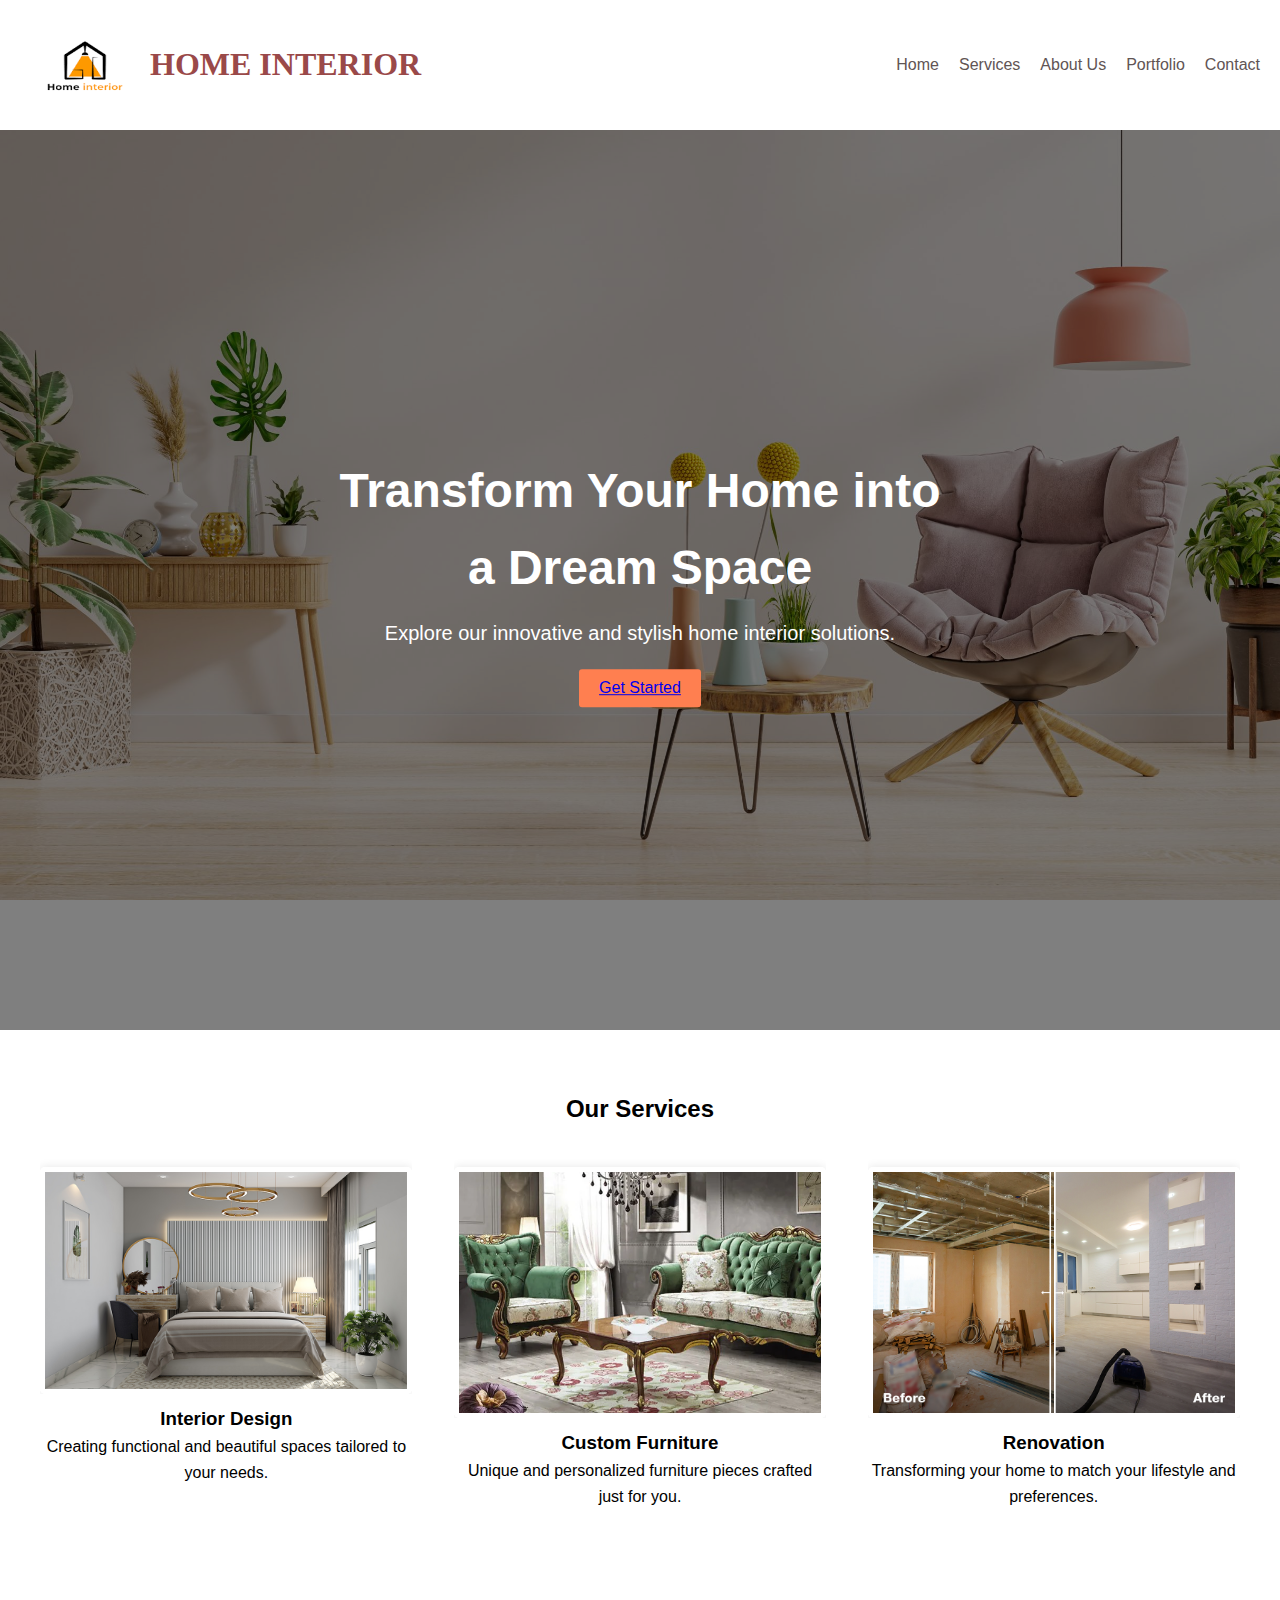
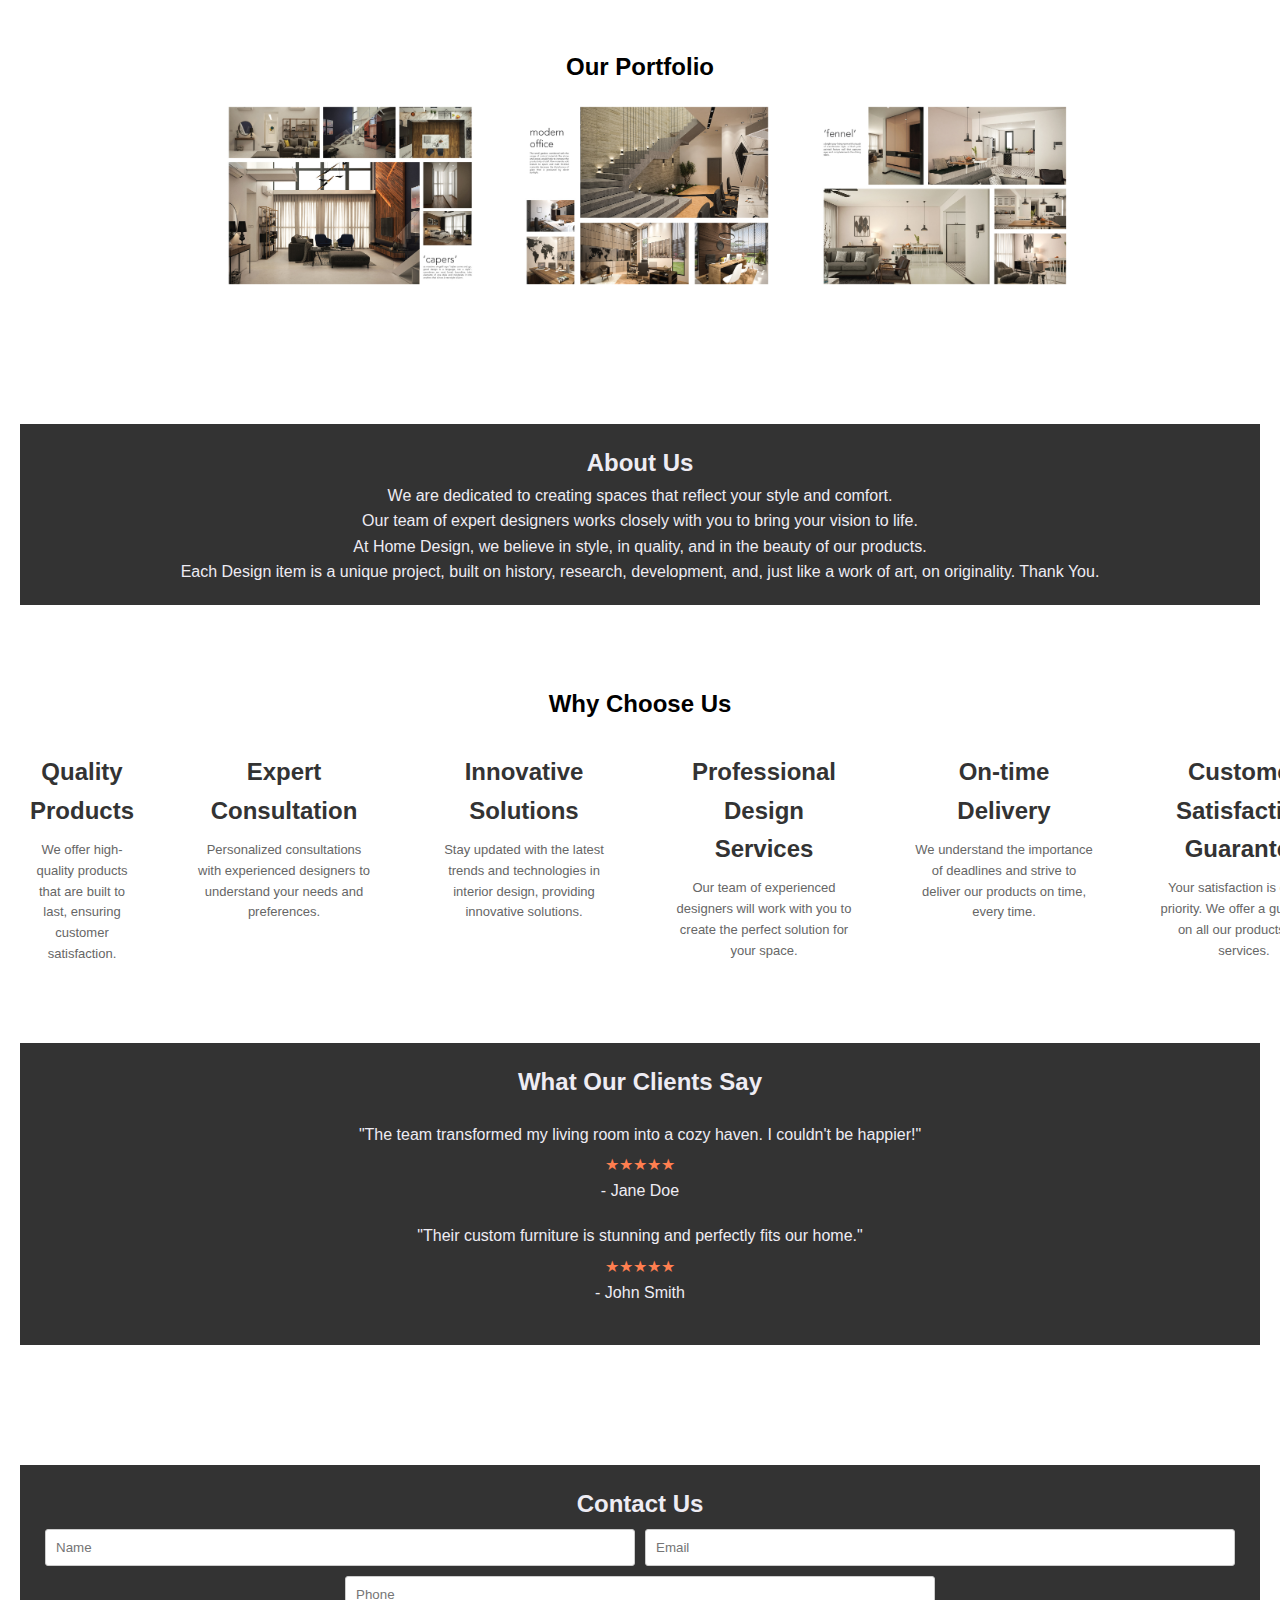
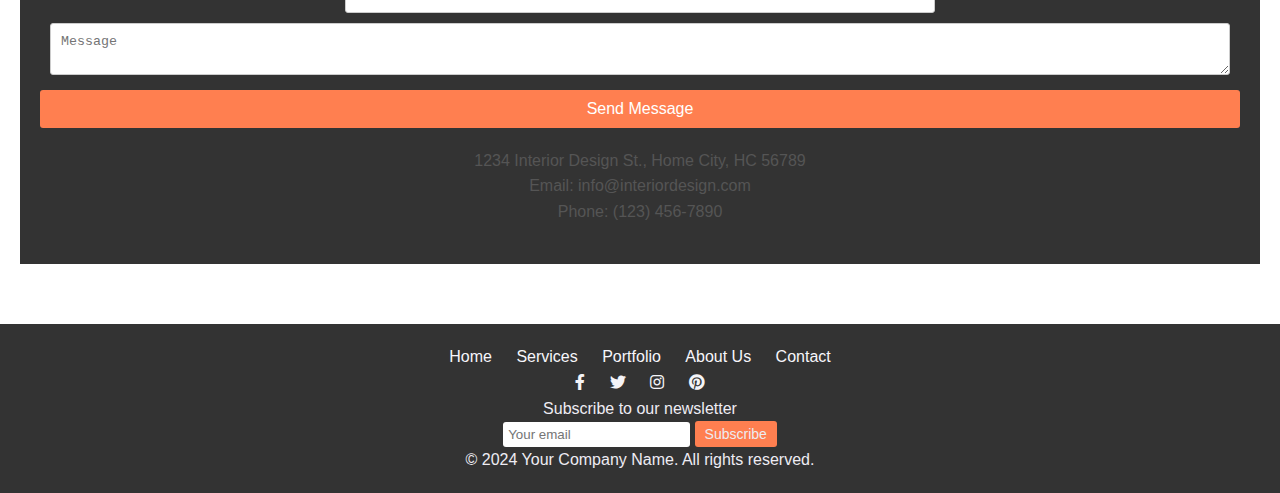
<file: index.html>
﻿<!DOCTYPE html>
<html lang="en">
<head>
  <meta charset="UTF-8">
  <meta name="viewport" content="width=device-width, initial-scale=1.0">
  <title>Home Interior Solutions</title>
  <link rel="stylesheet" href="styles.css">
  <link rel="stylesheet" href="https://cdnjs.cloudflare.com/ajax/libs/font-awesome/5.15.4/css/all.min.css">
 </head>
<body>
<header>
    <div class="logo">
      <img src="log.png" alt="logo" width="130px" height="90px"> 
      <div class="company-name">
        <span>
         HOME INTERIOR
        </span>
      </div>
    </div>
    
    <nav>
      <ul>
        <li><a href="#home">Home</a></li>
        <li><a href="#services">Services</a></li>
        <li><a href="#about">About Us</a></li>
        <li><a href="#portfolio">Portfolio</a></li>
        <li><a href="#contact">Contact</a></li>
      </ul>
    </nav>
    <!-- <div class="search-bar">
      <input type="text" placeholder="Search...">
    </div> -->
</header> 
    
  <section class="hero">
    <div class="hero-image">
      <div class="hero-text">
        <h1>Transform Your Home into a Dream Space</h1>
        <p>Explore our innovative and stylish home interior solutions.</p>
        <button><a href="#services">Get Started</a></button>
      </div>
    </div>
  </section>
  <section id="services" class="services">
    <h2>Our Services</h2>
    <div class="service-item">
      <div class="image-container">
        <a href="int.html">
          <img src="bed1.jpg" alt="Description of your image" width="100px">
        </a>  
        <div class="caption">Bedroom, Kitchen, Study room and more...</div>
      </div>
      <h3>Interior Design</h3>
      <p>Creating functional and beautiful spaces tailored to your needs.</p>
    </div>
    <div class="service-item">
      <div class="image-container">
        <a href="cus.html">
          <img src="cus.webp" alt="Custom Furniture">
        </a>
        <div class="caption">Let's give a royal touch in everything...</div>
      </div>
      <h3>Custom Furniture</h3>
      <p>Unique and personalized furniture pieces crafted just for you.</p>
    </div>
    <div class="service-item">
      <div class="image-container">
        <a href="reno.html">      
          <img src="reno.jpg" alt="Renovation">
        </a>
        <div class="caption">Give your space a transformation...</div>
      </div>      
      <h3>Renovation</h3>
      <p>Transforming your home to match your lifestyle and preferences.</p>
    </div>
  </section>

<section id="portfolio" class="portfolio">
    <h2>Our Portfolio</h2>
    <div class="gallery">
      <img src="pt1.jpg" alt="Project 1">
      <img src="pt2.jpg" alt="Project 2">
      <img src="pt3.jpg" alt="Project 3">    
    </div>
  </section>
  <section id="about" class="about-us">
    <footer>
      <div class="quick-links">
        <h2>About Us</h2>
        <p>We are dedicated to creating spaces that reflect your style and comfort.</p>
        <p>Our team of expert designers works closely with you to bring your vision to life.</p>
        <p>At Home Design, we believe in style, in quality, and in the beauty of our products.</p>
        <p>Each Design item is a unique project, built on history, research, development, and, just like a work of art, on originality. Thank You.</p>
      </div>
    </footer>
  </section>
<div class="why-choose-us-container">
  
  <div class="why-choose-us">

      <h2>Why Choose Us</h2>
  
    <div class="reasons">
  
      <div class="reason">

          <h3>Quality Products</h3>
    
      <p>We offer high-quality products that are built to last, ensuring customer satisfaction.</p>
      
  </div>

<div class="reasons">  
    <div class="reason">
        <h3>Expert Consultation</h3>
        <p>Personalized consultations with experienced designers to understand your needs and preferences.</p>
    </div>
    <div class="reason">
        <h3>Innovative Solutions</h3>
        <p>Stay updated with the latest trends and technologies in interior design, providing innovative solutions.</p>
    </div>
<div class="reason">
  
        <h3>Professional Design Services</h3>
  
        <p>Our team of experienced designers will work with you to create the perfect solution for your space.</p>
     
   </div>

        <div class="reason">
  
        <h3>On-time Delivery</h3>
   
       <p>We understand the importance of deadlines and strive to deliver our products on time, every time.</p>
   
     </div>
 
       <div class="reason">
  
        <h3>Customer Satisfaction Guarantee</h3>
     
     <p>Your satisfaction is our top priority. We offer a guarantee on all our products and services.</p>
   
     </div>

    <div class="reason">
        <h3>Attention to Detail</h3>
        <p>Meticulous attention to every detail from concept to completion, surpassing your expectations.</p>
    </div>
    <div class="reason">
        <h3>Sustainable Practices</h3>
        <p>Source eco-friendly materials and employ sustainable practices for a greener future.</p>
    </div>
    <div class="reason">
        <h3>Transparent Communication</h3>
        <p>Transparent communication throughout the project, keeping you informed and addressing concerns promptly.</p>
    </div>
    <div class="reason">
        <h3>Flexible Budget Options</h3>
        <p>Flexible options to accommodate your budget preferences without compromising quality.</p>
    </div>
    <div class="reason">
        <h3>Comprehensive Warranty</h3>
        <p>Products come with a comprehensive warranty for long-term satisfaction and peace of mind.</p>
    </div>
    <div class="reason">
        <h3>Client-Centered Approach</h3>
        <p>Your satisfaction is prioritized, ensuring a personalized experience tailored to your needs.</p>
    </div>
    <div class="reason">
        <h3>Proven Track Record</h3>
        <p>A proven track record of successful projects and satisfied clients you can trust.</p>
    </div>
    <div class="reason">
        <h3>Continuous Support</h3>
        <p>Ongoing support and assistance to ensure your continued satisfaction with our products and services.</p>
    </div>  
   </div>
    
</div>

  </div>  
<section id="testimonials" class="testimonials">
    <footer>
      <div class="quick-links">
        <h2>What Our Clients Say</h2>
        <div class="testimonial">
          <p>"The team transformed my living room into a cozy haven. I couldn't be happier!"</p>
          <span>★★★★★</span>
          <p>- Jane Doe</p>
        </div>
        <div class="testimonial">
          <p>"Their custom furniture is stunning and perfectly fits our home."</p>
          <span>★★★★★</span>
          <p>- John Smith</p>
        </div>
      </div>
    </footer>
  </section>
  <section id="contact" class="contact">
    <footer>
      <div class="quick-links">
        <h2>Contact Us</h2>
        <form>
          <input type="text" placeholder="Name">
          <input type="email" placeholder="Email">
          <input type="tel" placeholder="Phone">
          <textarea placeholder="Message"></textarea>
          <button type="submit">Send Message</button>
        </form>
        <div class="contact-info">
          <p>1234 Interior Design St., Home City, HC 56789</p>
          <p>Email: info@interiordesign.com</p>
          <p>Phone: (123) 456-7890</p>
        </div>
        <div class="map">
          <!-- Embedded Google Map -->
        </div>
      </div>
    </footer>
  </section>
  <footer>
    <div class="quick-links">
      <a href="#home">Home</a>
      <a href="#services">Services</a>
      <a href="#portfolio">Portfolio</a>
      <a href="#about">About Us</a>
      <a href="#contact">Contact</a>
    </div>
    <div class="social-media">
      <a href="#"><i class="fab fa-facebook-f"></i></a>
      <a href="#"><i class="fab fa-twitter"></i></a>
      <a href="#"><i class="fab fa-instagram"></i></a>
      <a href="#"><i class="fab fa-pinterest"></i></a>
    </div>
    <div class="newsletter">
      <p>Subscribe to our newsletter</p>
      <input type="email" placeholder="Your email">
      <button>Subscribe</button>
    </div>
    <p>© 2024 Your Company Name. All rights reserved.</p>
  </footer>
  <!-- Discount Popup -->
  <div id="discount-popup" class="discount-popup">
  
   <div class="discount-popup-content">
    
  <span class="close-btn" onclick="closePopup()">&times;</span>
 
     <h1 class="discount-title">Limited Time Offer</h1>
   
   <p class="discount-description">Get 20% off on your first order in custom furniture.</p><p> Use code: WELCOME20</p>
    
  <div class="discount-offer" onclick="closePopup()"><p><a href="cus.html">Claim Discount Now</a></p></div>
 
     <div class="discount-countdown">Offer Ends in: <span id="countdown"></span>
</div>

    </div>
  
</div>
  
</body>
</html>
</file>
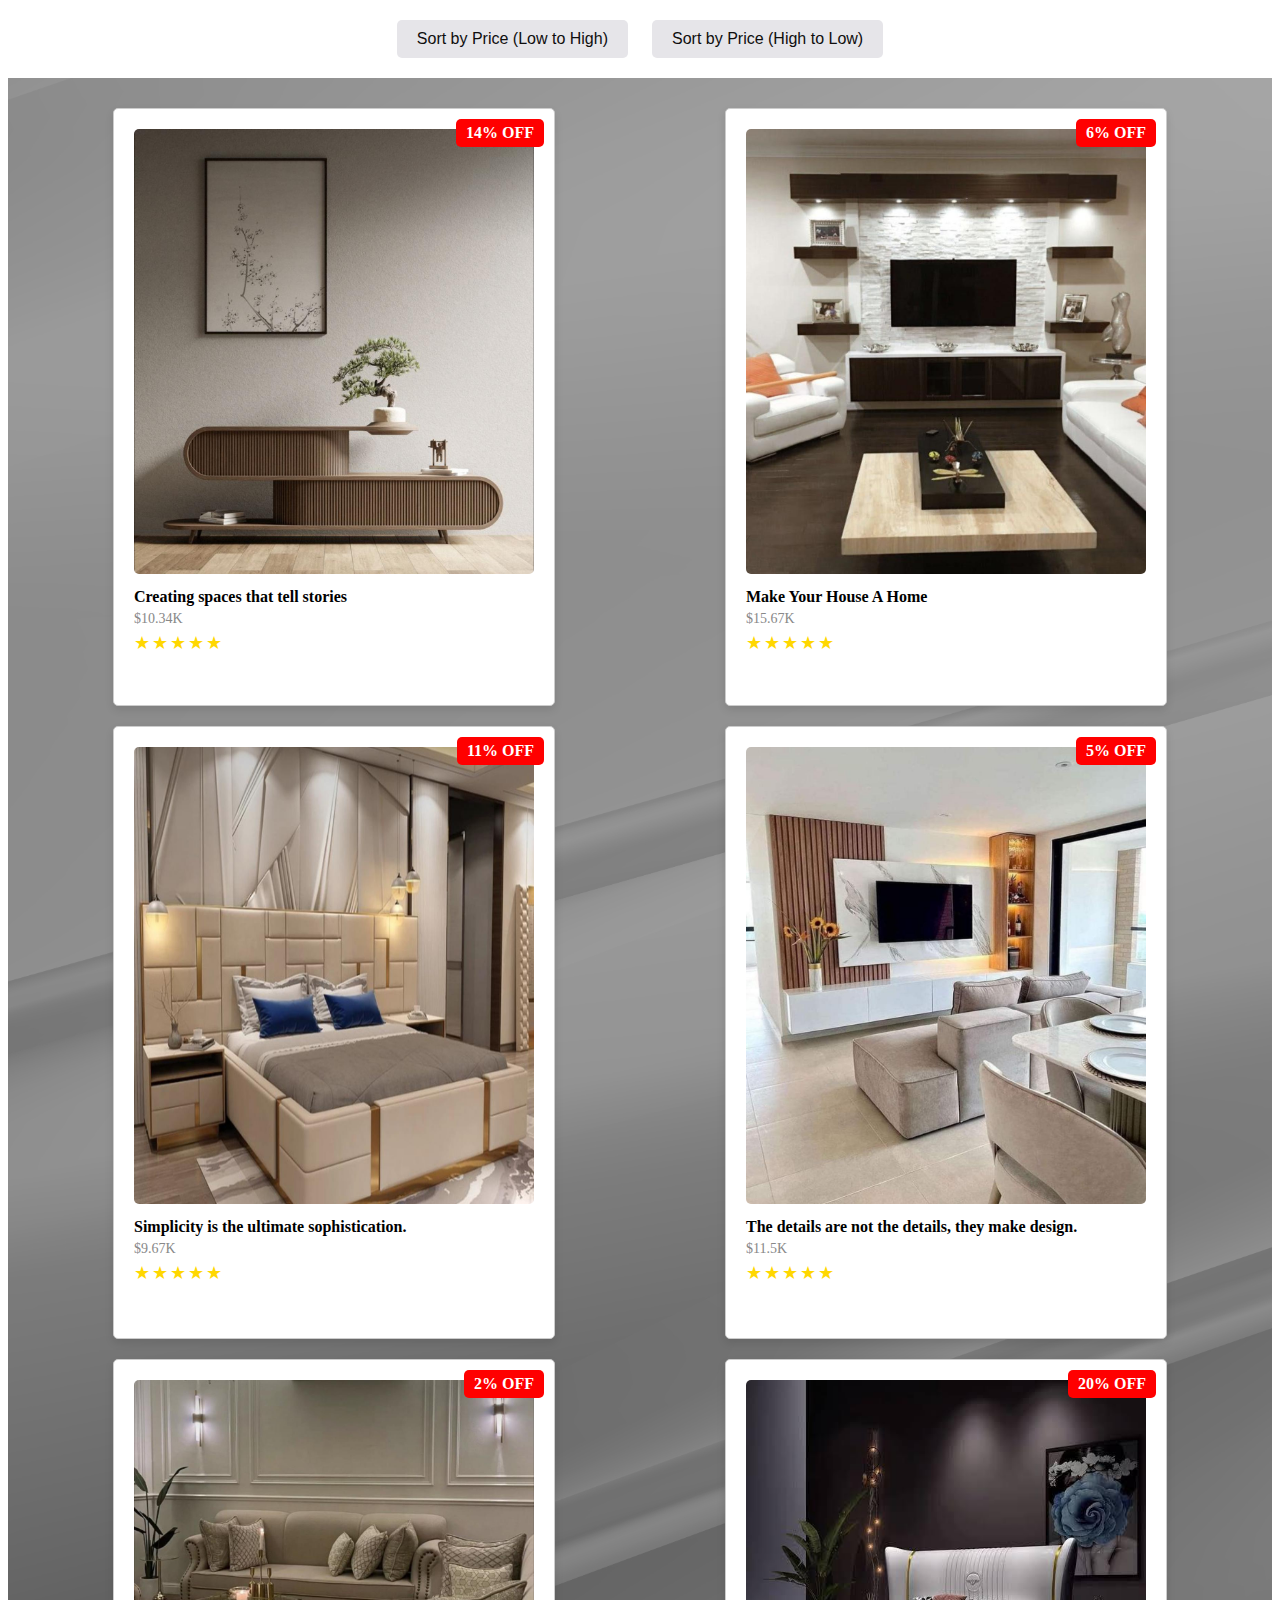
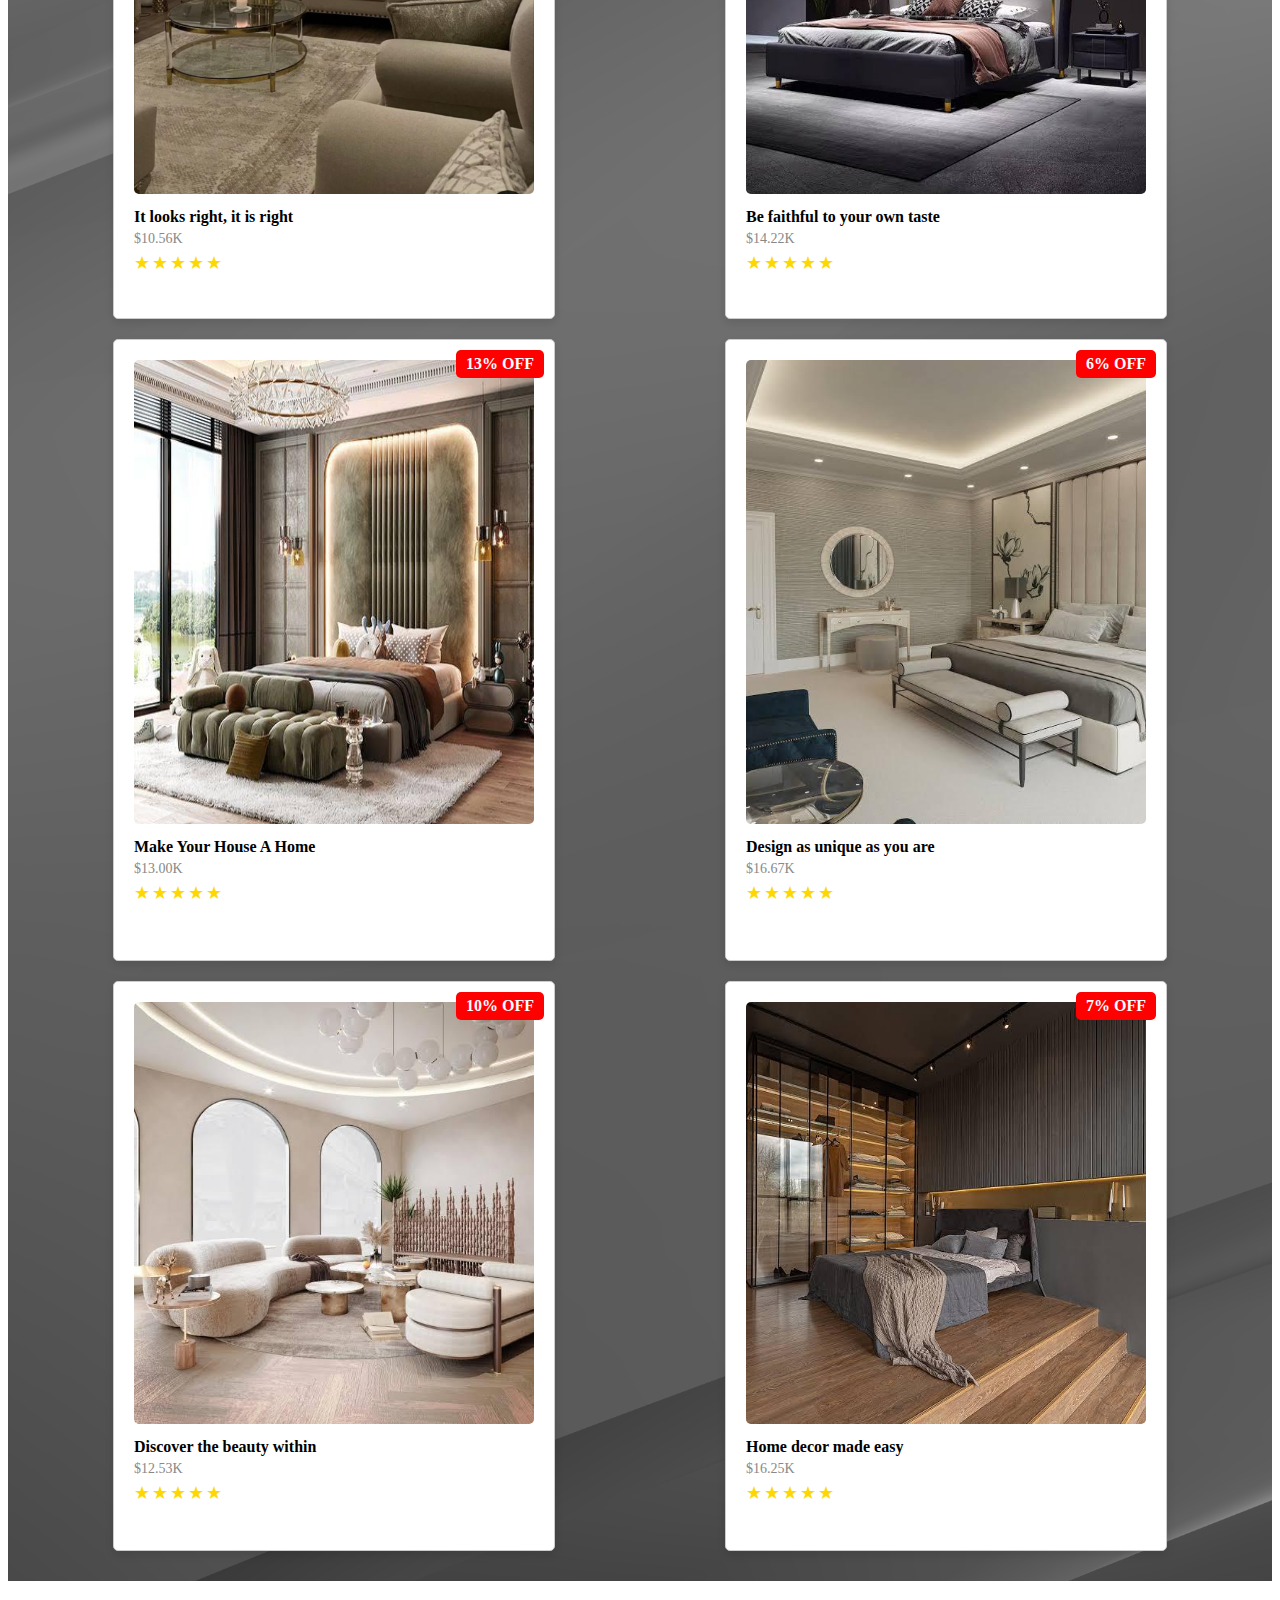
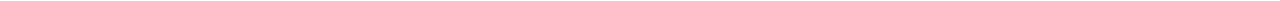
<file: cus.html>
<!DOCTYPE html>
<html>
<head>
    <title>Interior</title>
    <meta charset="UTF-8">
    <meta name="viewport" content="width=device-width, initial-scale=1.0">
    <link rel="stylesheet" href="style.css">
</head>
<body>
<div class="sort-buttons">
    <button onclick="sortAscending()">Sort by Price (Low to High)</button>
    <button onclick="sortDescending()">Sort by Price (High to Low)</button>
</div>
<script>
    function sortAscending() {
        var productsContainer = document.querySelector('.product-container');
        var products = Array.from(productsContainer.children);
        products.sort(function(a, b) {
            var priceA = parseFloat(a.querySelector('.product-price').textContent.replace(/[^\d.]/g, ''));
            var priceB = parseFloat(b.querySelector('.product-price').textContent.replace(/[^\d.]/g, ''));
            return priceA - priceB;
        });
        products.forEach(function(product) {
            productsContainer.appendChild(product);
        });
    }
    function sortDescending() {
        var productsContainer = document.querySelector('.product-container');
        var products = Array.from(productsContainer.children);
        products.sort(function(a, b) {
            var priceA = parseFloat(a.querySelector('.product-price').textContent.replace(/[^\d.]/g, ''));
            var priceB = parseFloat(b.querySelector('.product-price').textContent.replace(/[^\d.]/g, ''));
            return priceB - priceA;
        });
        products.forEach(function(product) {
            productsContainer.appendChild(product);
        });
    }
</script>
<div class="product-container">
    <div class="product">
        <div class="discount-stamp">14% OFF</div>
        <img src="c1.jpeg" alt="Renovation" width="450" height="500">
        <div class="product-details">
            <div class="product-caption">Creating spaces that tell stories</div>
            <div class="product-price">$10.34K</div>
            <div class="product-rating" style="--rating: 3;"></div>
        </div>
    </div>
    <div class="product">
        <div class="discount-stamp">6% OFF</div>
        <img src="c2.jpeg" alt="Renovation" width="450" height="300">
        <div class="product-details">
            <div class="product-caption">Make Your House A Home</div>
            <div class="product-price">$15.67K</div>
            <div class="product-rating" style="--rating: 3;"></div>
        </div>
    </div>
    <div class="product">
        <div class="discount-stamp">11% OFF</div>
        <img src="c3.jpeg" alt="Renovation" width="450" height="300">
        <div class="product-details">
            <div class="product-caption">Simplicity is the ultimate sophistication.</div>
            <div class="product-price">$9.67K</div>
            <div class="product-rating" style="--rating: 3;"></div>
        </div>
    </div>
    <div class="product">
        <div class="discount-stamp">5% OFF</div>
        <img src="c4.jpeg" alt="Renovation" width="450" height="300">
        <div class="product-details">
            <div class="product-caption">The details are not the details, they make design.</div>
            <div class="product-price">$11.5K</div>
            <div class="product-rating" style="--rating: 3;"></div>
        </div>
    </div>
    <div class="product">
        <div class="discount-stamp">2% OFF</div>
        <img src="c5.jpeg" alt="Renovation" width="450" height="300">
        <div class="product-details">
            <div class="product-caption">It looks right, it is right</div>
            <div class="product-price">$10.56K</div>
            <div class="product-rating" style="--rating: 3;"></div>
        </div>
    </div>
    <div class="product">
        <div class="discount-stamp">20% OFF</div>
        <img src="c6.jpeg" alt="Renovation" width="450" height="300">
        <div class="product-details">
            <div class="product-caption">Be faithful to your own taste</div>
            <div class="product-price">$14.22K</div>
            <div class="product-rating" style="--rating: 3;"></div>
        </div>
    </div>
    <div class="product">
        <div class="discount-stamp">13% OFF</div>
        <img src="c7.jpeg" alt="Renovation" width="450" height="300">
        <div class="product-details">
            <div class="product-caption">Make Your House A Home</div>
            <div class="product-price">$13.00K</div>
            <div class="product-rating" style="--rating: 3;"></div>
        </div>
    </div>
    <div class="product">
        <div class="discount-stamp">6% OFF</div>
        <img src="c8.jpeg" alt="Renovation" width="450" height="300">
        <div class="product-details">
            <div class="product-caption">Design as unique as you are</div>
            <div class="product-price">$16.67K</div>
            <div class="product-rating" style="--rating: 3;"></div>
        </div>
    </div>
    <div class="product">
        <div class="discount-stamp">10% OFF</div>
        <img src="c9.jpeg" alt="Renovation" width="450" height="300">
        <div class="product-details">
            <div class="product-caption">Discover the beauty within</div>
            <div class="product-price">$12.53K</div>
            <div class="product-rating" style="--rating: 3;"></div>
        </div>
    </div>
    <div class="product">
        <div class="discount-stamp">7% OFF</div>
        <img src="c10.jpeg" alt="Renovation" width="450" height="300">
        <div class="product-details">
            <div class="product-caption">Home decor made easy</div>
            <div class="product-price">$16.25K</div>
            <div class="product-rating" style="--rating: 3;"></div>
        </div>
    </div>
</div>
</body>
</html>
</file>
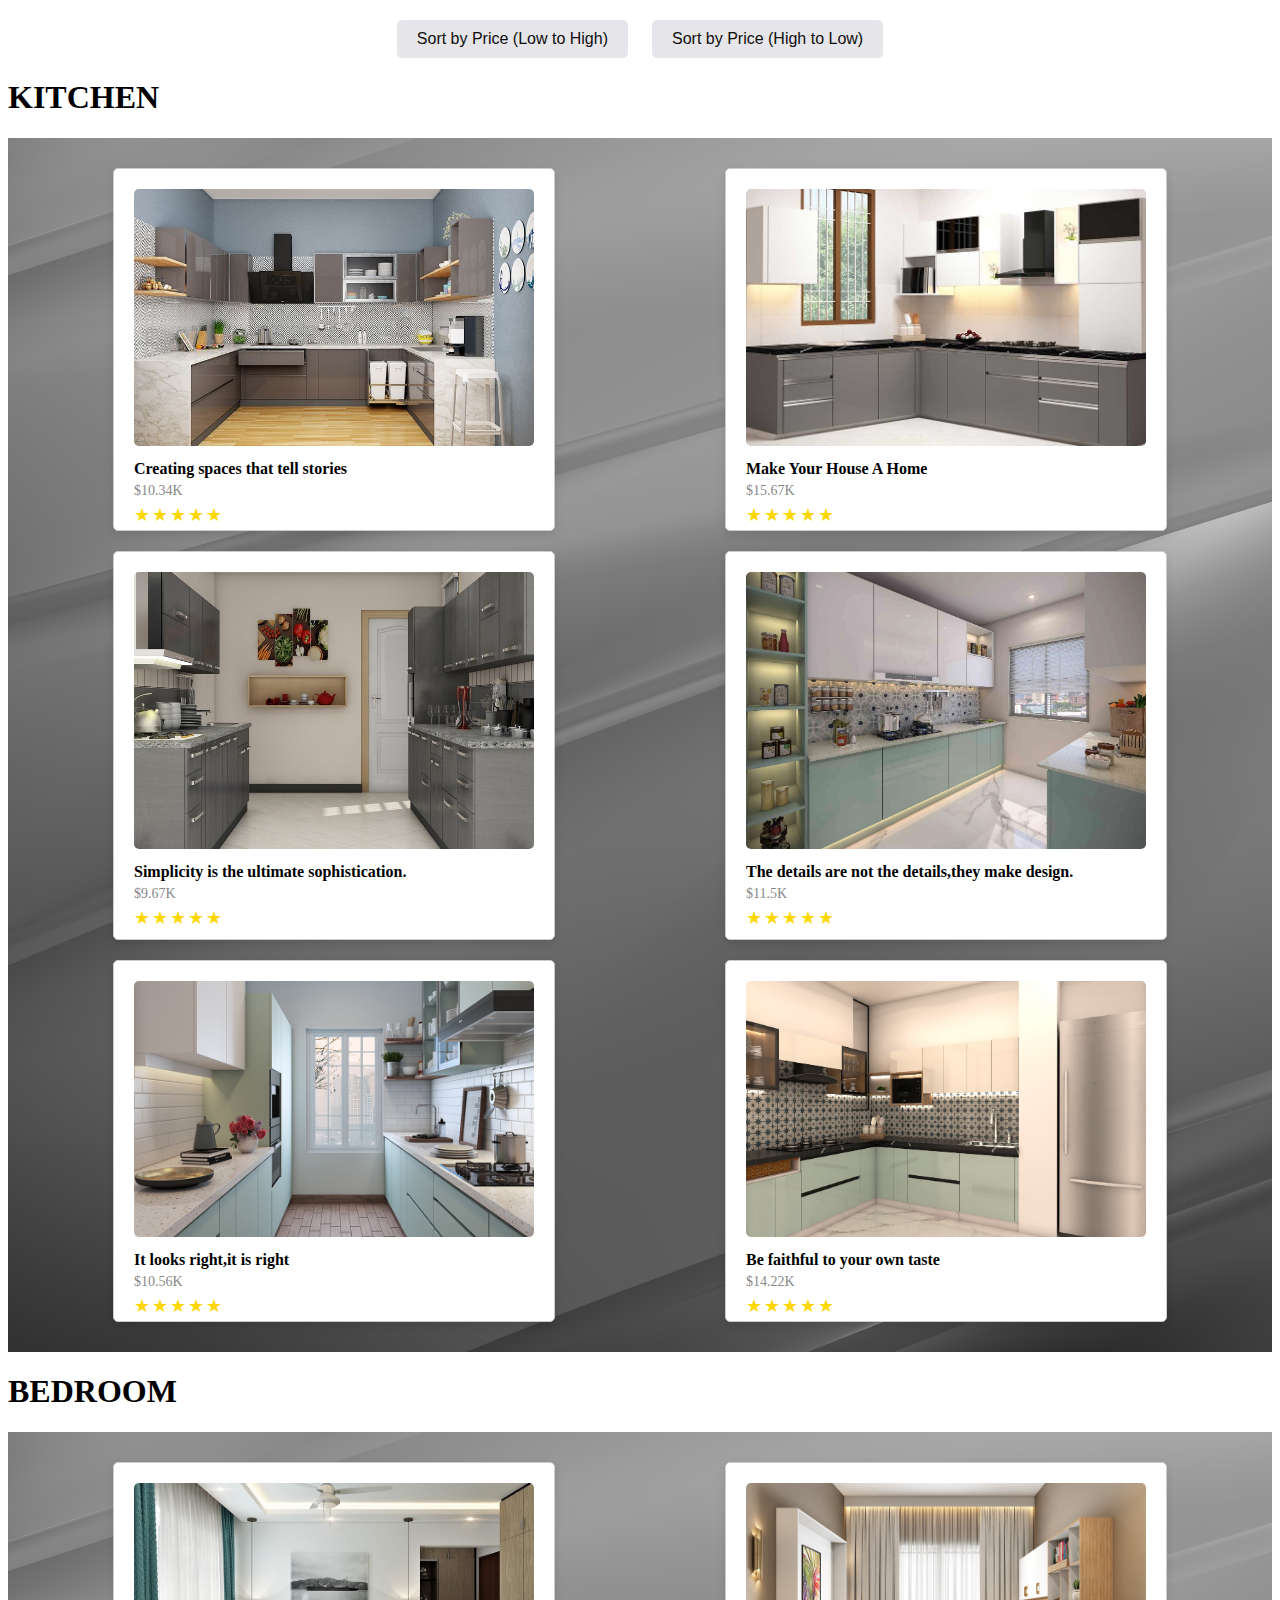
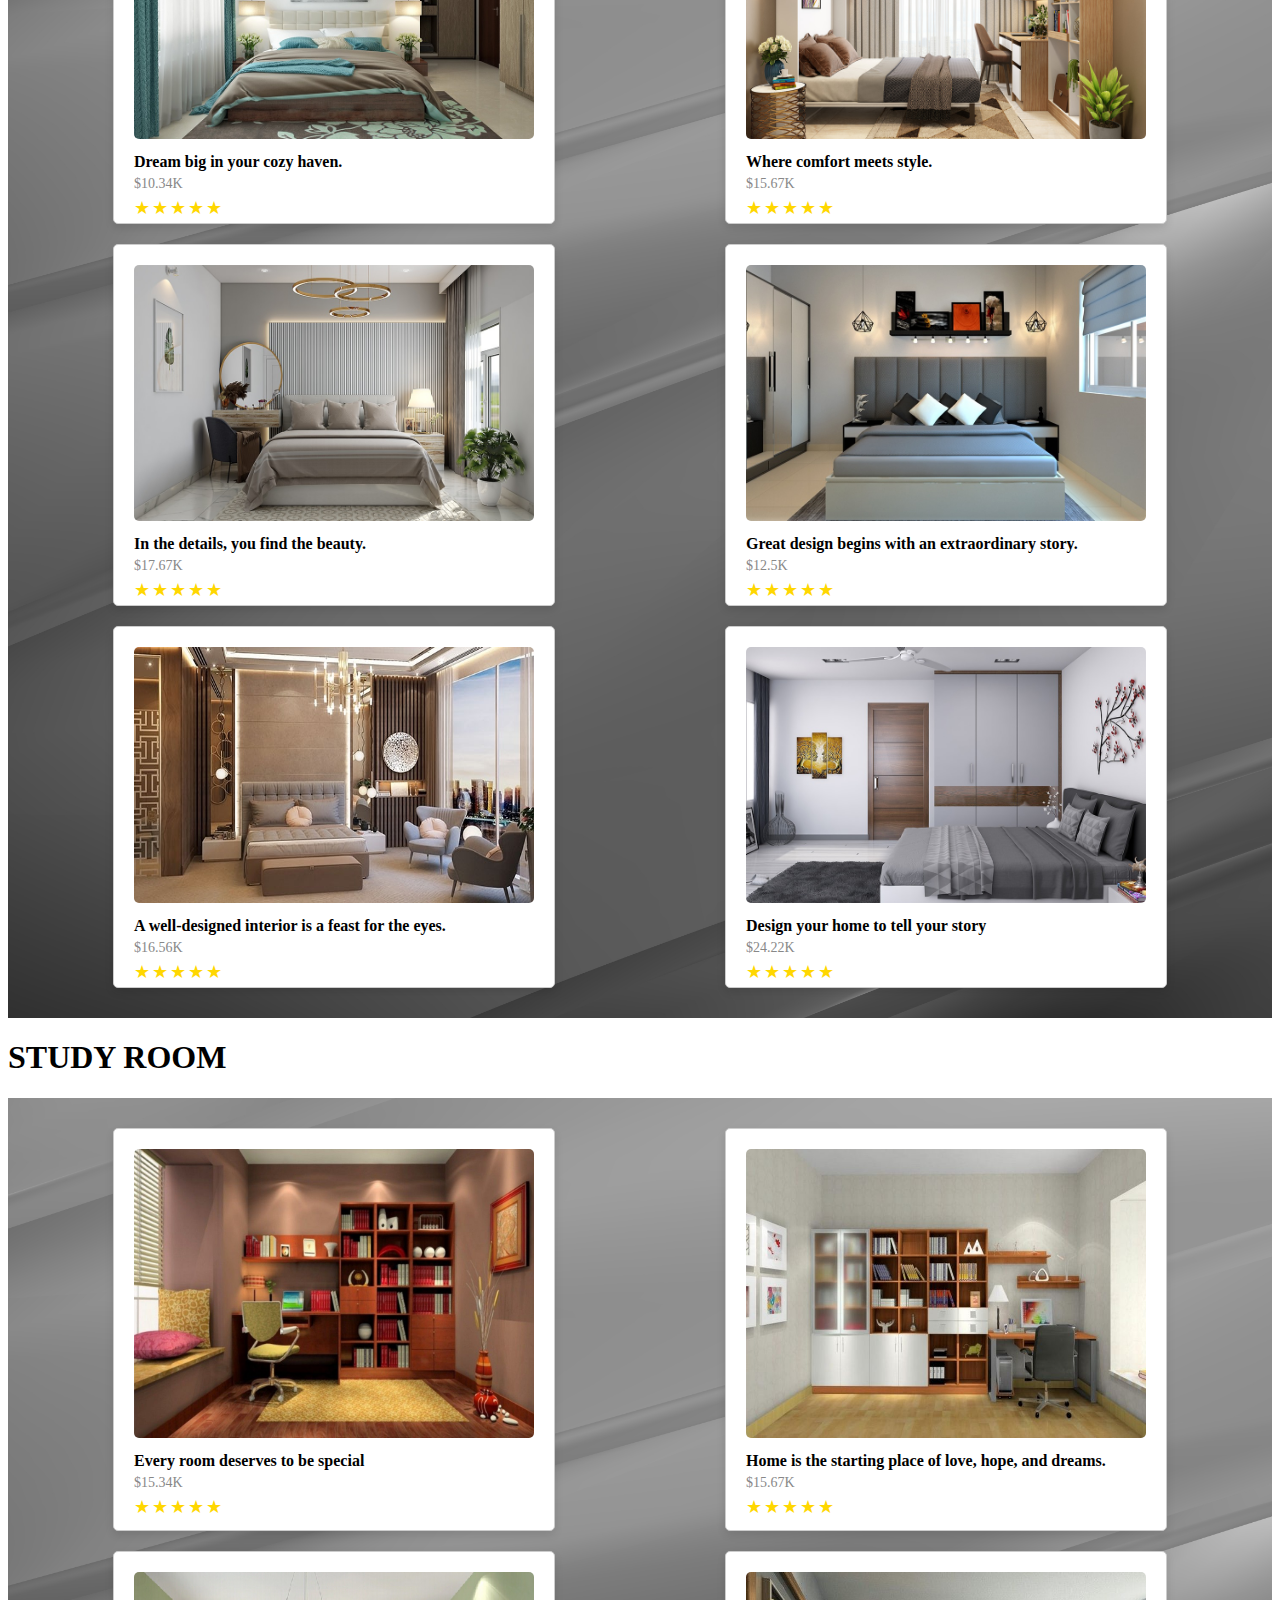
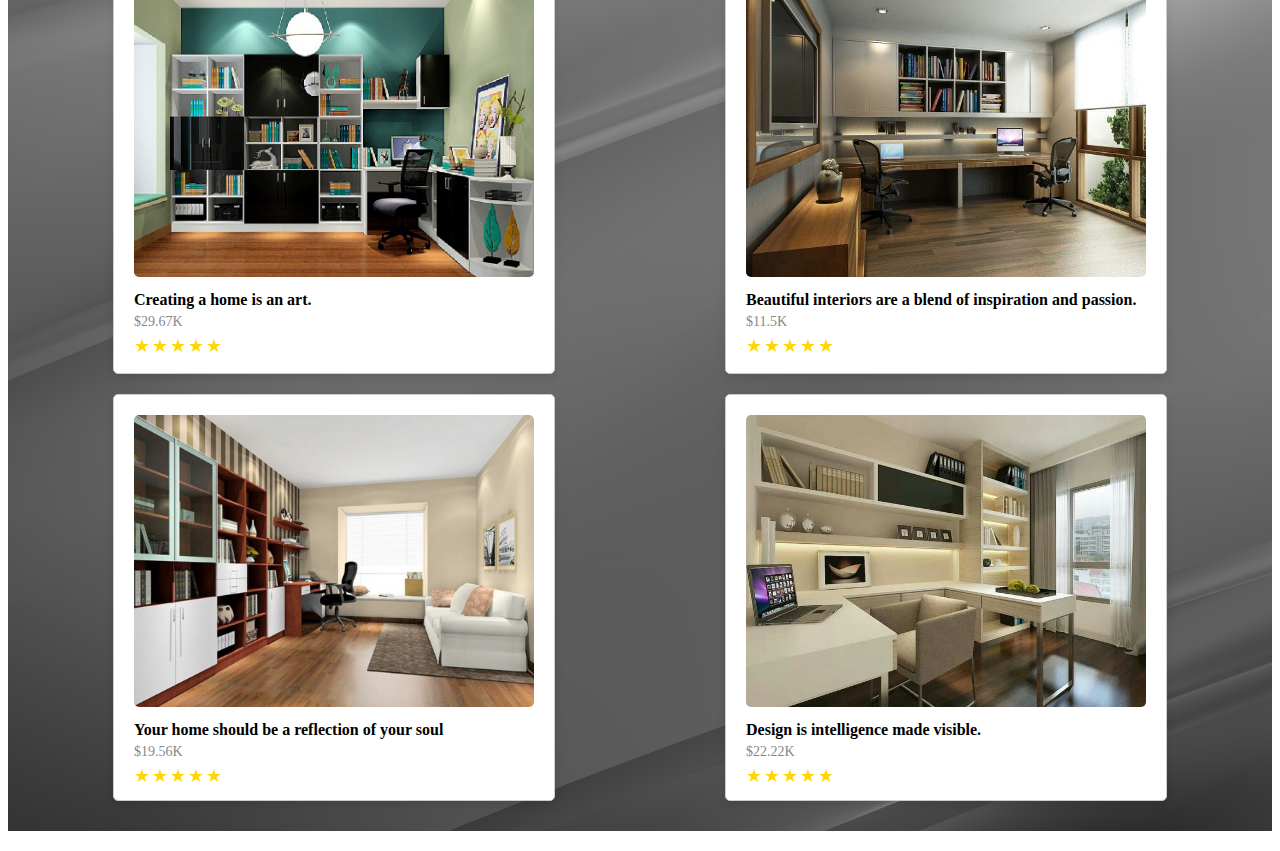
<file: int - Copy.html>
<!DOCTYPE html>
<html>
<head>
    <title>Interior</title>
    <meta charset="UTF-8">
    <meta name="viewport" content="width=device-width, initial-scale=1.0">
    <link rel="stylesheet" href="style.css">
</head>
<body>
<div class="sort-buttons">
        <button onclick="sortAscending()">Sort by Price (Low to High)</button>
        <button onclick="sortDescending()">Sort by Price (High to Low)</button>
    </div>

    <script>
        function sortAscending() {
            var productsContainer = document.querySelector('.product-container');
            var products = Array.from(productsContainer.children);
            products.sort(function(a, b) {
                var priceA = parseFloat(a.querySelector('.product-price').textContent.replace(/[^\d.]/g, ''));
                var priceB = parseFloat(b.querySelector('.product-price').textContent.replace(/[^\d.]/g, ''));
                return priceA - priceB;
            });
            products.forEach(function(product) {
                productsContainer.appendChild(product);
            });
        }

        function sortDescending() {
            var productsContainer = document.querySelector('.product-container');
            var products = Array.from(productsContainer.children);
            products.sort(function(a, b) {
                var priceA = parseFloat(a.querySelector('.product-price').textContent.replace(/[^\d.]/g, ''));
                var priceB = parseFloat(b.querySelector('.product-price').textContent.replace(/[^\d.]/g, ''));
                return priceB - priceA;
            });
            products.forEach(function(product) {
                productsContainer.appendChild(product);
            });
        }
    </script>
<h1 class="custom-heading">KITCHEN</h1>
    <div class="product-container">
        <div class="product">
            <img src="b1.jpeg" alt="Renovation" width="450" height="500">
            <div class="product-details">
                <div class="product-caption">Creating spaces that tell stories</div>
                <div class="product-price">$10.34K</div> 
<div class="product-rating" style="--rating: 3;"></div>
            </div>
        </div>
        <div class="product">
            <img src="b2.jpeg" alt="Renovation" width="450" height="300">
            <div class="product-details">
                <div class="product-caption">Make Your House A Home</div>
                <div class="product-price">$15.67K</div> 
<div class="product-rating" style="--rating: 3;"></div>            
</div>
        </div>
         <div class="product">
            <img src="b3.jpeg" alt="Renovation" width="450" height="300">
            <div class="product-details">
                <div class="product-caption">Simplicity is the ultimate sophistication.</div>
                <div class="product-price">$9.67K</div> 
<div class="product-rating" style="--rating: 3;"></div>         
   </div>
        </div> 
        <div class="product">
            <img src="b4.jpeg" alt="Renovation" width="450" height="300">
            <div class="product-details">
                <div class="product-caption">The details are not the details,they make design.</div>
                <div class="product-price">$11.5K</div>
<div class="product-rating" style="--rating: 3;"></div>           
 </div>
        </div> 
       <div class="product">
            <img src="b5.jpeg" alt="Renovation" width="450" height="300">
            <div class="product-details">
                <div class="product-caption">It looks right,it is right</div>
                <div class="product-price">$10.56K</div> 
<div class="product-rating" style="--rating: 3;"></div>          
  </div>
        </div>  
      <div class="product">
            <img src="b6.jpeg" alt="Renovation" width="450" height="300">
            <div class="product-details">
                <div class="product-caption">Be faithful to your own taste</div>
                <div class="product-price">$14.22K</div> 
<div class="product-rating" style="--rating: 3;"></div>            
</div>
</div>
</div>
<h1 class="custom-heading">BEDROOM</h1>
<div class="product-container">        
<div class="product">
            <img src="k1.jpeg" alt="Renovation" width="450" height="500">
            <div class="product-details">
                <div class="product-caption">Dream big in your cozy haven.</div>
                <div class="product-price">$10.34K</div> 
<div class="product-rating" style="--rating: 3;"></div>
            </div>
        </div>
        <div class="product">
            <img src="k2.jpeg" alt="Renovation" width="450" height="300">
            <div class="product-details">
                <div class="product-caption">Where comfort meets style.</div>
                <div class="product-price">$15.67K</div> 
<div class="product-rating" style="--rating: 3;"></div>            
</div>
        </div>
         <div class="product">
            <img src="k3.jpeg" alt="Renovation" width="450" height="300">
            <div class="product-details">
                <div class="product-caption">In the details, you find the beauty.</div>
                <div class="product-price">$17.67K</div> 
<div class="product-rating" style="--rating: 3;"></div>         
   </div>
        </div> 
        <div class="product">
            <img src="k4.jpeg" alt="Renovation" width="450" height="300">
            <div class="product-details">
                <div class="product-caption">Great design begins with an extraordinary story.</div>
                <div class="product-price">$12.5K</div>
<div class="product-rating" style="--rating: 3;"></div>           
 </div>
        </div> 
       <div class="product">
            <img src="k5.jpeg" alt="Renovation" width="450" height="300">
            <div class="product-details">
                <div class="product-caption">A well-designed interior is a feast for the eyes.</div>
                <div class="product-price">$16.56K</div> 
<div class="product-rating" style="--rating: 3;"></div>          
  </div>
        </div>  
      <div class="product">
            <img src="k6.jpeg" alt="Renovation" width="450" height="300">
            <div class="product-details">
                <div class="product-caption">Design your home to tell your story</div>
                <div class="product-price">$24.22K</div> 
<div class="product-rating" style="--rating: 3;"></div>            
</div>
        </div>
</div>
<h1 class="custom-heading">STUDY ROOM</h1>
<div class="product-container">
        <div class="product">
            <img src="s1.jpeg" alt="Renovation" width="450" height="500">
            <div class="product-details">
                <div class="product-caption">Every room deserves to be special</div>
                <div class="product-price">$15.34K</div> 
<div class="product-rating" style="--rating: 3;"></div>
            </div>
        </div>
        <div class="product">
            <img src="s2.jpeg" alt="Renovation" width="450" height="300">
            <div class="product-details">
                <div class="product-caption">Home is the starting place of love, hope, and dreams.</div>
                <div class="product-price">$15.67K</div> 
<div class="product-rating" style="--rating: 3;"></div>            
</div>
        </div>
         <div class="product">
            <img src="s3.jpeg" alt="Renovation" width="450" height="300">
            <div class="product-details">
                <div class="product-caption">Creating a home is an art.</div>
                <div class="product-price">$29.67K</div> 
<div class="product-rating" style="--rating: 3;"></div>         
   </div>
        </div> 
        <div class="product">
            <img src="s4.jpeg" alt="Renovation" width="450" height="300">
            <div class="product-details">
                <div class="product-caption">Beautiful interiors are a blend of inspiration and passion.</div>
                <div class="product-price">$11.5K</div>
<div class="product-rating" style="--rating: 3;"></div>           
 </div>
        </div> 
       <div class="product">
            <img src="s5.jpeg" alt="Renovation" width="450" height="300">
            <div class="product-details">
                <div class="product-caption">Your home should be a reflection of your soul</div>
                <div class="product-price">$19.56K</div> 
<div class="product-rating" style="--rating: 3;"></div>          
  </div>
        </div>  
      <div class="product">
            <img src="s6.jpeg" alt="Renovation" width="450" height="300">
            <div class="product-details">
                <div class="product-caption">Design is intelligence made visible.</div>
                <div class="product-price">$22.22K</div> 
<div class="product-rating" style="--rating: 3;"></div>            
</div>
        </div>
     </div>
</body>
</html>
</file>
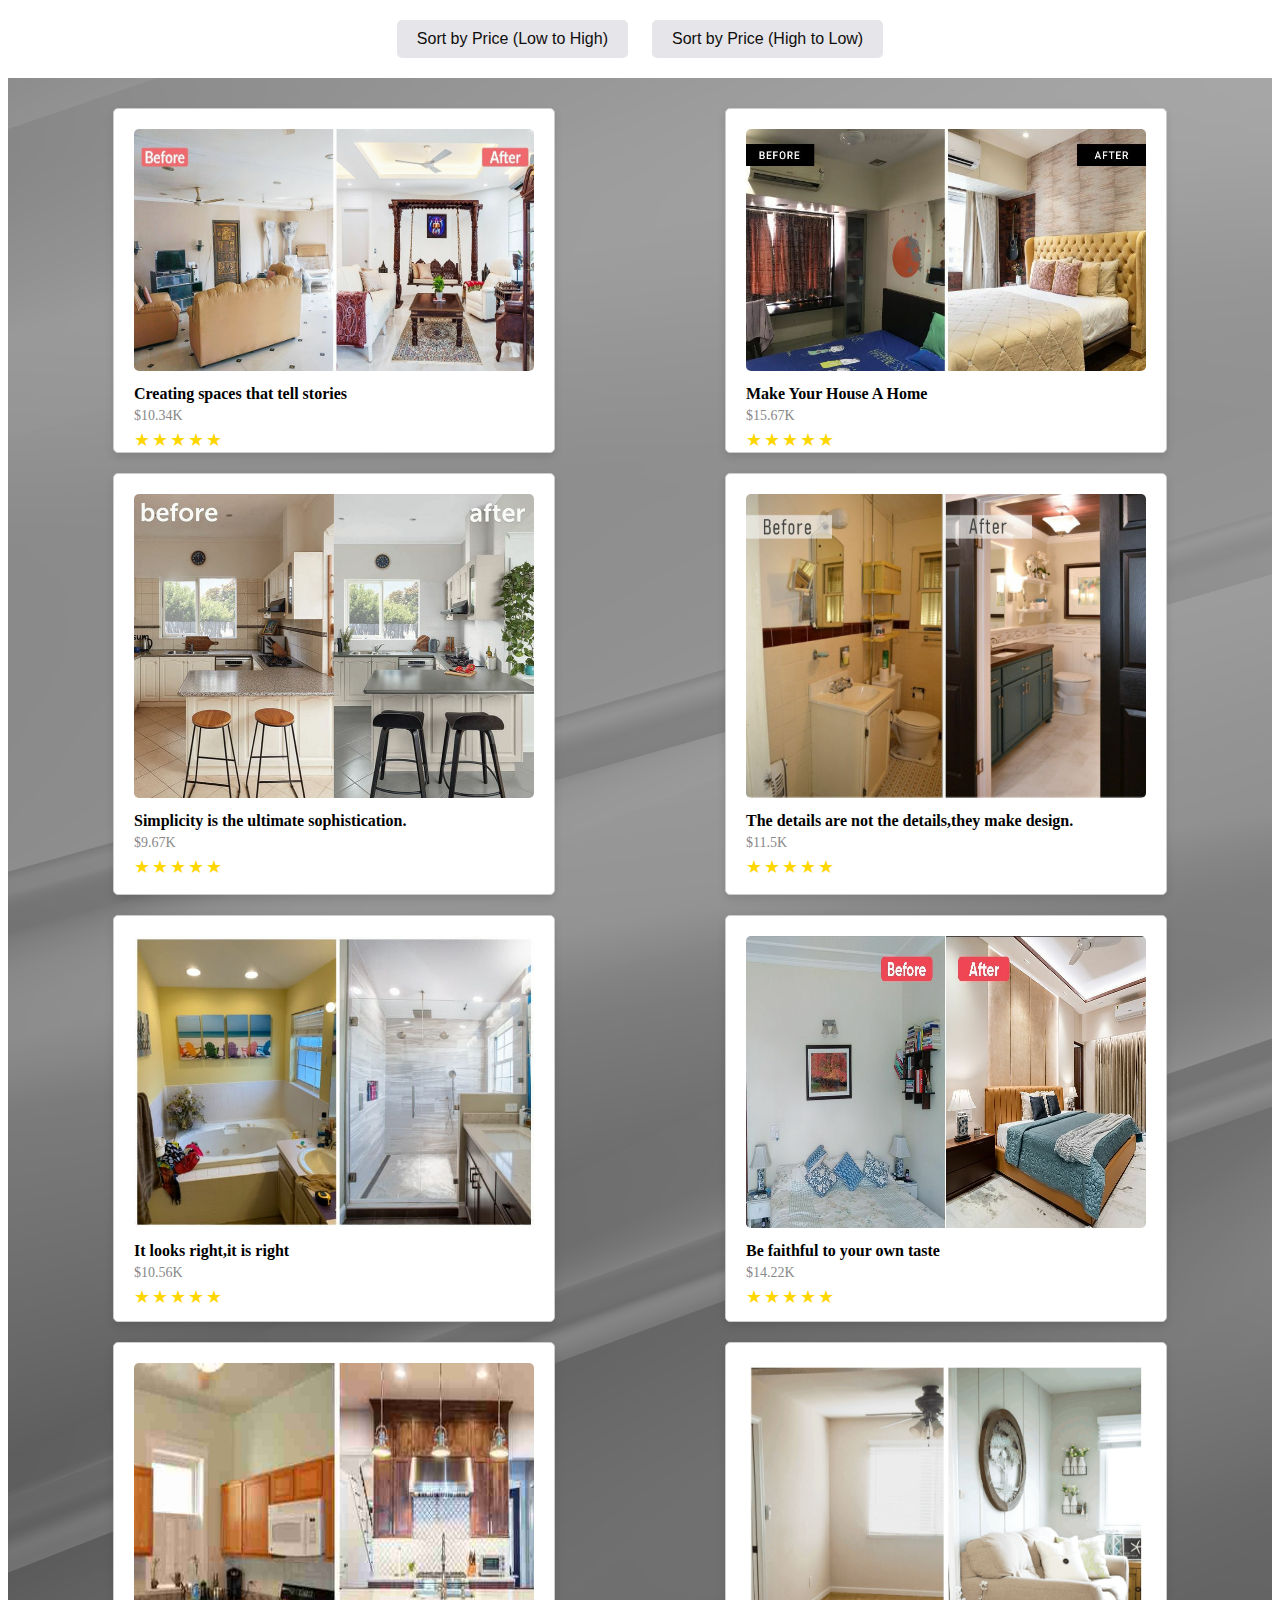
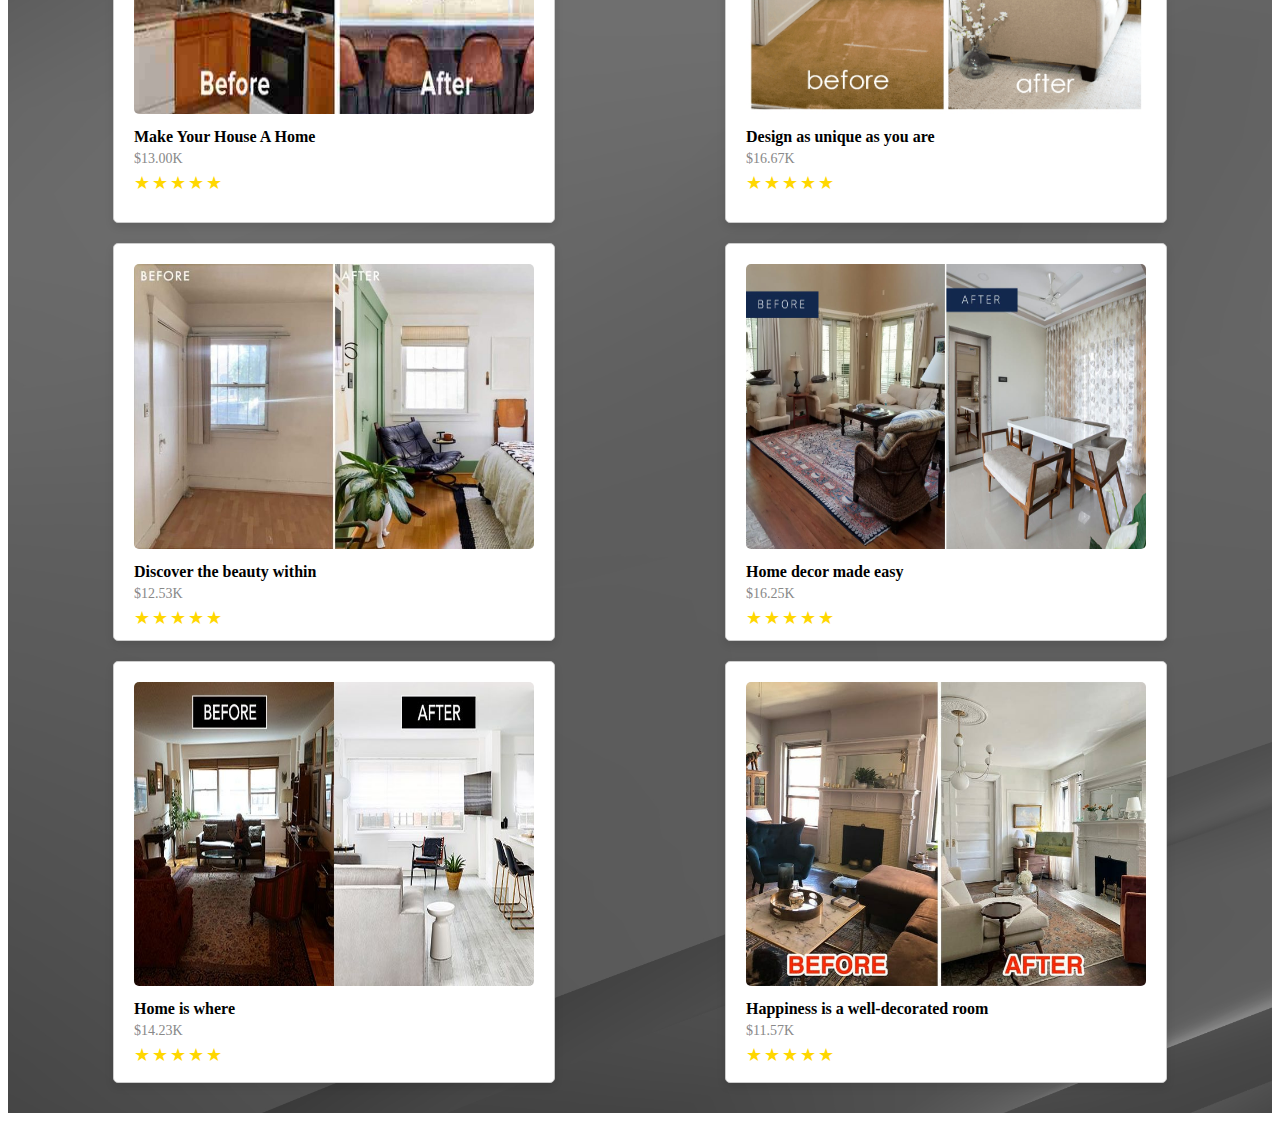
<file: reno.html>
<!DOCTYPE html>
<html>
<head>
    <title>Interior</title>
    <meta charset="UTF-8">
    <meta name="viewport" content="width=device-width, initial-scale=1.0">
    <link rel="stylesheet" href="style.css">
</head>
<body>
<div class="sort-buttons">
        <button onclick="sortAscending()">Sort by Price (Low to High)</button>
        <button onclick="sortDescending()">Sort by Price (High to Low)</button>
    </div>

    <script>
        function sortAscending() {
            var productsContainer = document.querySelector('.product-container');
            var products = Array.from(productsContainer.children);
            products.sort(function(a, b) {
                var priceA = parseFloat(a.querySelector('.product-price').textContent.replace(/[^\d.]/g, ''));
                var priceB = parseFloat(b.querySelector('.product-price').textContent.replace(/[^\d.]/g, ''));
                return priceA - priceB;
            });
            products.forEach(function(product) {
                productsContainer.appendChild(product);
            });
        }

        function sortDescending() {
            var productsContainer = document.querySelector('.product-container');
            var products = Array.from(productsContainer.children);
            products.sort(function(a, b) {
                var priceA = parseFloat(a.querySelector('.product-price').textContent.replace(/[^\d.]/g, ''));
                var priceB = parseFloat(b.querySelector('.product-price').textContent.replace(/[^\d.]/g, ''));
                return priceB - priceA;
            });
            products.forEach(function(product) {
                productsContainer.appendChild(product);
            });
        }
    </script>
    <div class="product-container">
        <div class="product">
            <img src="reno1.jpeg" alt="Renovation" width="450" height="500">
            <div class="product-details">
                <div class="product-caption">Creating spaces that tell stories</div>
                <div class="product-price">$10.34K</div> 
<div class="product-rating" style="--rating: 3;"></div>
            
        </div>
        </div>
        <div class="product">
            <img src="reno2.jpeg" alt="Renovation" width="450" height="300">
            <div class="product-details">
                <div class="product-caption">Make Your House A Home</div>
                <div class="product-price">$15.67K</div> 
<div class="product-rating" style="--rating: 3;"></div>            

        </div>
        </div>
         <div class="product">
            <img src="reno3.jpeg" alt="Renovation" width="450" height="300">
            <div class="product-details">
                <div class="product-caption">Simplicity is the ultimate sophistication.</div>
                <div class="product-price">$9.67K</div> 
<div class="product-rating" style="--rating: 3;"></div>         
        </div> 
        </div>
        <div class="product">
            <img src="reno4.jpeg" alt="Renovation" width="450" height="300">
            <div class="product-details">
                <div class="product-caption">The details are not the details,they make design.</div>
                <div class="product-price">$11.5K</div>
<div class="product-rating" style="--rating: 3;"></div>           
 </div>
        </div> 
       <div class="product">
            <img src="reno5.jpeg" alt="Renovation" width="450" height="300">
            <div class="product-details">
                <div class="product-caption">It looks right,it is right</div>
                <div class="product-price">$10.56K</div> 
<div class="product-rating" style="--rating: 3;"></div>          
  </div>
        </div>  
      <div class="product">
            <img src="reno6.jpeg" alt="Renovation" width="450" height="300">
            <div class="product-details">
                <div class="product-caption">Be faithful to your own taste</div>
                <div class="product-price">$14.22K</div> 
<div class="product-rating" style="--rating: 3;"></div>            
</div>
        </div>
 <div class="product">
            <img src="reno7.jpeg" alt="Renovation" width="450" height="300">
            <div class="product-details">
                <div class="product-caption">Make Your House A Home</div>
                <div class="product-price">$13.00K</div> 
<div class="product-rating" style="--rating: 3;"></div>          
  </div>
        </div>
 <div class="product">
            <img src="reno8.jpeg" alt="Renovation" width="450" height="300">
            <div class="product-details">
                <div class="product-caption">Design as unique as you are</div>
                <div class="product-price">$16.67K</div> 
<div class="product-rating" style="--rating: 3;"></div>            
</div>
        </div>
 <div class="product">
            <img src="reno9.jpeg" alt="Renovation" width="450" height="300">
            <div class="product-details">
                <div class="product-caption">Discover the beauty within</div>
                <div class="product-price">$12.53K</div> 
<div class="product-rating" style="--rating: 3;"></div>          
  </div>
        </div>
 <div class="product">
            <img src="reno10.jpeg" alt="Renovation" width="450" height="300">
            <div class="product-details">
                <div class="product-caption">Home decor made easy</div>
                <div class="product-price">$16.25K</div> 
<div class="product-rating" style="--rating: 3;"></div>
</div>
        </div>
 <div class="product">
            <img src="reno11.jpeg" alt="Renovation" width="450" height="300">
            <div class="product-details">
                <div class="product-caption">Home is where </div>
                <div class="product-price">$14.23K</div> 
<div class="product-rating" style="--rating: 3;"></div>
            </div>
        </div>
 <div class="product">
            <img src="reno12.jpeg" alt="Renovation" width="450" height="300">
            <div class="product-details">
                <div class="product-caption">Happiness is a well-decorated room</div>
                <div class="product-price">$11.57K</div> 
<div class="product-rating" style="--rating: 3;"></div>            
</div>
        </div>
    </div>    

</body>
</html>
</file>
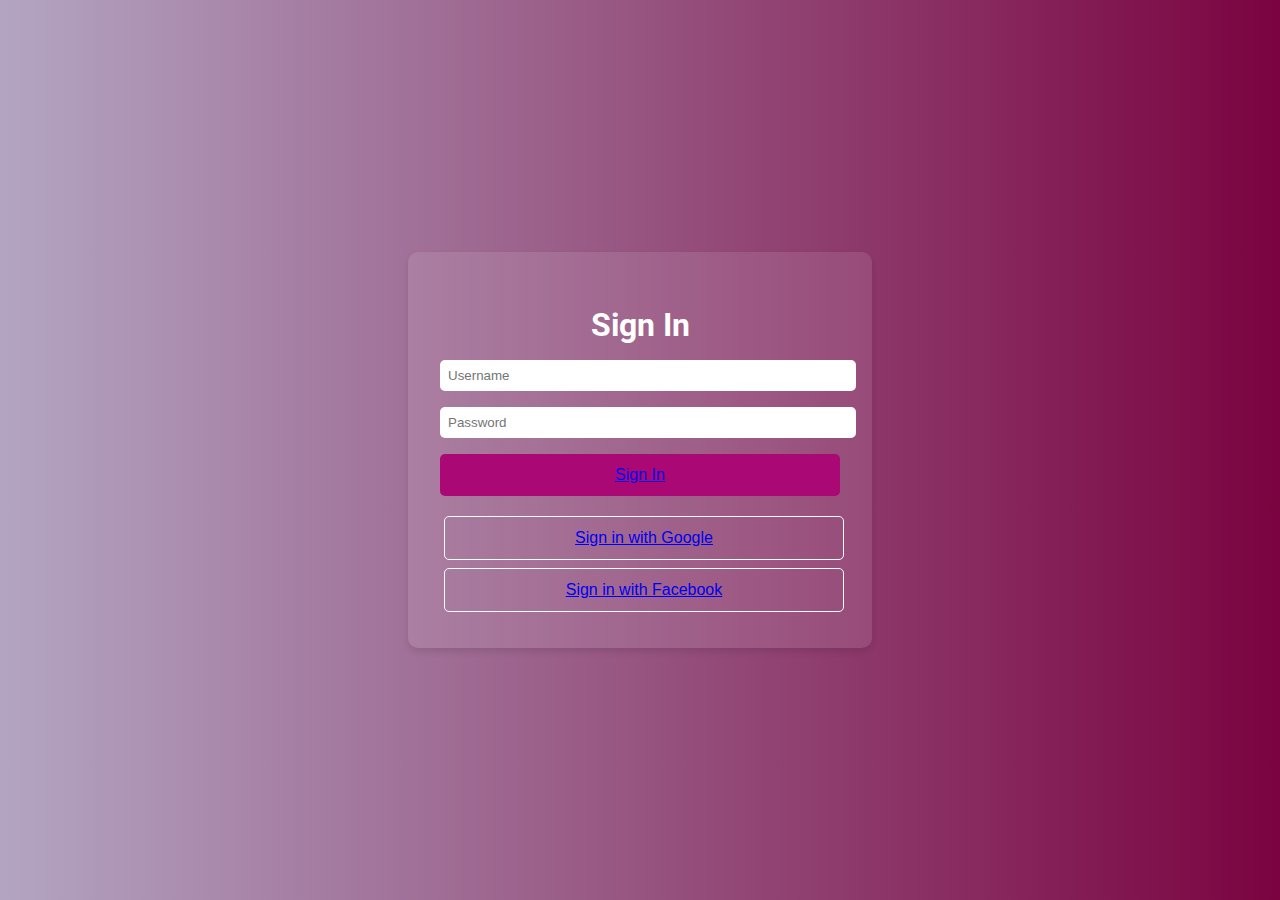
<file: singin.html>
<!DOCTYPE html>
<html lang="en">
<head>
    <meta charset="UTF-8">
    <meta name="viewport" content="width=device-width, initial-scale=1.0">
    <title>Sign In</title>
    <link href="https://fonts.googleapis.com/css2?family=Roboto:wght@400;700&display=swap" rel="stylesheet">
    <style>
        body {
            font-family: 'Roboto', sans-serif;
            margin: 0;
            padding: 0;
            display: flex;
            justify-content: center;
            align-items: center;
            height: 100vh;
            background: linear-gradient(to right, #b3a5c2, #7a0340);
            color: #fff;
        }
        .container {
            background: rgba(255, 255, 255, 0.1);
            border-radius: 10px;
            padding: 2rem;
            box-shadow: 0 4px 6px rgba(0, 0, 0, 0.1);
            width: 100%;
            max-width: 400px;
            text-align: center;
        }
        h1 {
            margin-bottom: 1rem;
        }
        input[type="text"],
        input[type="password"] {
            width: 100%;
            padding: 0.5rem;
            margin-bottom: 1rem;
            border: none;
            border-radius: 5px;
        }
        button {
            width: 100%;
            padding: 0.75rem;
            border: none;
            border-radius: 5px;
            background-color: #aa0874;
            color: #fff;
            font-size: 1rem;
            cursor: pointer;
            transition: background-color 0.3s ease;
        }
        button:hover {
            background-color: #fc2582;
        }
        .social-buttons {
            margin-top: 1rem;
        }
        .social-buttons button {
            background: none;
            border: 1px solid #fff;
            margin: 0.25rem;
        }
    </style>
</head>
<body>
    <div class="container">
        <h1>Sign In</h1>
        <form>
            <input type="text" placeholder="Username" required>
            <input type="password" placeholder="Password" required>
            <button type="submit"><a href="into.html"> Sign In</a></button>
        </form>
        <div class="social-buttons">
            <button><a href="https://www.google.com/Sign">Sign in with Google</a></button>
            <button><a href="https://www.facebook.com/">Sign in with Facebook</a></button>
        </div>
    </div>
</body>
</html>
</file>
<file: styles.css>
* {
  margin: 0;
  padding: 0;
  box-sizing: border-box;
}
.why-choose-us {
    padding: 20px 0;
    text-align: center;
}
.why-choose-us h2 {
    font-size: 24px;
    margin-bottom: px;
}
/* .reasons {
    display: ;
    justify-content: ;
    flex-wrap: ;
    margin-top: ;
} */
.reason {
    flex: 1;
   width: 200px;
height:200px;
    padding: 10px;
    margin: 20px;
    background-color: #fff;
    border-radius: 30px;
    box-shadow: 0 0 2 0px rgba(0, 0, 0, 0.1);
}
.reason h3 {
    font-size: 24px;
    margin-bottom: 10px;
    color: #333;
}
.reason p {
    font-size: 13px;
    color: #666;
}
/* Existing CSS styles */

.why-choose-us-container {
  overflow: hidden;
}

.reasons {
  display: flex;
  animation: scroll-reasons 60s linear infinite ; /* Change the duration (15s) as needed */
}

@keyframes scroll-reasons {
  0% {
    transform: translateX(0);
  }
  100% {
    transform: translateX(calc(-100% )); /* Adjust the number of reasons */
  }
}

body {
  font-family: 'Arial', sans-serif;
  line-height: 1.6;
}
body {
  background-image: url('bgg.jpg');
background-repeat: no-repeat;
background-attachment: fixed;
  background-size: 100% 100%;
}
header {
  display: flex;
  justify-content: space-between;
  align-items: center;
  padding: 20px;
  background: white;
  color:blue;
}
/* nav {
  margin-top: 20px;
} */
.image-container {
  position: relative;
  overflow: hidden;
}

.image-container img {
  /* Add this to your styles.css */
  border: 5px solid white;
  border-radius: 5px; /* Optional: adds slightly rounded corners */
  box-shadow: 0 0 10px rgba(0, 0, 0, 0.1); /* Optional: adds a subtle shadow */
  display: block;
  transition: transform 0.3s ease;
}

.image-container:hover img {
  transform: scale(1.1);
}

.caption {
  position: absolute;
  bottom: 0;
  left: 0;
  width: 100%;
  background-color: rgba(0, 0, 0, 0.7);
  color: #fff;
  padding: 10px;
  text-align: center;
  transform: translateY(100%);
  transition: transform 0.3s ease;
}

.image-container:hover .caption {
  transform: translateY(0);
}



header .logo {
  font-size:20 px;
  font-weight: bold;
  display: flex;
  align-items: center;
}

header nav ul {
  list-style: none;
  display: flex;
  align-items: center;
}

header nav ul li {
  margin-left: 20px;
}

header nav ul li a {
  color: #615454;
  text-decoration: none;
}

header .search-bar input {
  padding: 5px;
  border: none;
  border-radius: 3px;
}

/* CSS for the parallax effect */
.hero {
  background-image: url('bggg.jpg');
  background-attachment: fixed;
  background-position: center;
  background-repeat: no-repeat;
  background-size: cover;
  height: 100vh;
  position: relative;
}

.hero-image {
  position: absolute;
  top: 0;
  left: 0;
  width: 100%;
  height: 100%;
  background-color: rgba(0, 0, 0, 0.5); /* Overlay color */
}

.hero-text {
  position: absolute;
  top: 50%;
  left: 50%;
  transform: translate(-50%, -50%);
  text-align: center;
  color: white;
}

.hero .hero-text {
  text-align: center;
}

.hero .hero-text h1 {
  font-size: 48px;
  margin-bottom: 10px;
}

.hero .hero-text p {
  font-size: 20px;
  margin-bottom: 20px;
}

.company-name{
  font-family:'impact';
  font-size: 2em; 
  color:#9a4949;
}

.hero .hero-text button {
  padding: 10px 20px;
  border: none;
  background: #ff7f50;
  color: #fff;
  font-size: 16px;
  cursor: pointer;
  border-radius: 3px;
}

.about-us,
.services,
.portfolio,
.testimonials,
.blog,
.contact {
  padding: 60px 20px;
  text-align: center;
}

.about-us img,
.service-item img,
.gallery img,
.blog-post img {
  width: 100%;
  border-radius: 5px;
  margin-top: 20px;
}

.services .service-item {
  display: inline-block;
  width: 30%;
  margin: 1.5%;
  vertical-align: top;
}

.services .service-item h3 {
  margin-top: 10px;
}

.portfolio .gallery {
  display: flex;
  flex-wrap: wrap;
  justify-content: center;
}

.portfolio .gallery img {
  width: 22%;
  margin: 1%;
}

.testimonials .testimonial {
  margin: 20px 0;
}

.testimonials .testimonial p {
  margin-bottom: 5px;
}

.testimonials .testimonial span {
  color: #ff7f50;
}

.blog .blog-post {
  display: inline-block;
  width: 45%;
  margin: 2.5%;
  vertical-align: top;
}

.blog .blog-post h3 {
  margin-top: 10px;
}

.contact form {
  display: flex;
  flex-wrap: wrap;
  justify-content: center;
}

.contact form input
{
  flex: 0 0 calc(50% - 10px);
  margin: 5px;
  padding: 10px;
  border: 1px solid #ccc;
  border-radius: 3px;
}

.contact form textarea {
  flex: 0 0 calc(100% - 20px);
  margin: 5px 10px;
  padding: 10px;
  border: 1px solid #ccc;
  border-radius: 3px;
}

.contact form button {
  flex: 0 0 100%;
  margin-top: 10px;
  padding: 10px 0;
  border: none;
  background: #ff7f50;
  color: #fff;
  font-size: 16px;
  cursor: pointer;
  border-radius: 3px;
}

.contact-info {
  margin-top: 20px;
  color: #555;
}

.map {
  margin-top: 20px;
}

footer {
  background: #333;
  color: hsl(257, 24%, 94%);
  text-align: center;
  padding: 20px;
}

footer .quick-links a {
  color: #f7f6fb;
  text-decoration: none;
  margin: 0 10px;
}

footer .social-media a {
  color: #f4f4f8;
  text-decoration: none;
  margin: 0 10px;
}

.newsletter input {
  padding: 5px;
  border: none;
  border-radius: 3px;
}

.newsletter button {
  padding: 5px 10px;
  border: none;
  background: #ff7f50;
  color: #edecf1;
  font-size: 14px;
  cursor: pointer;
  border-radius: 3px;
}
/* Styles for the discount popup */
/* General styles */
body {
  font-family: Arial, sans-serif;
  margin: 0;
  padding: 0;
}

/* Discount popup styles */
.discount-popup {
  display: none;
  position: fixed;
text-align:center;
width:30%;
height:30%;
  top: 20%;
  left: 35%;
right:50%;
  transform: translate(-80%, -100%);
  background-color:#FF7F50;
  padding: 20px;
  border-radius: 10px;
  box-shadow: 0 0 10px rgba(0, 0, 0, 0.2);
  animation: fadeIn 0.5s ease forwards;
}

.discount-popup.active {
  display: block;
}

.close-btn {
  position: absolute;
  top: 10px;
  right: 10px;
  font-size: 24px;
  cursor: pointer;
}

/* Your other styles */

/* Animation */
@keyframes fadeIn {
  from {
    opacity: 0;
  }
  to {
    opacity: 1;
  }
}
</file>
<file: style.css>
/* Styles for sort buttons */
.sort-buttons {
    text-align: center;
    margin-top: 20px;
}

.sort-buttons button {
    padding: 10px 20px;
    margin: 0 10px;
    font-size: 16px;
    background-color: rgb(230, 229, 233); /* Set background color */
    color: #0f0e0e; /* Set text color */
    border: none;
    border-radius: 5px;
    cursor: pointer;
    transition: background-color 0.3s ease;
}

.sort-buttons button:hover {
    background-color: #bea7ae2d; /* Darker shade on hover */
}

/* Styles for product container */
.product-container {
    display: flex;
    flex-wrap: wrap;
    justify-content: space-around;
    margin: 20px auto;
    background-image: url('back.jpg'); /* Replace 'back.jpg' with your actual background image */
    background-size: cover;
    background-position: center;
    padding: 20px; /* Add padding to ensure the content doesn't touch the edges */
}

/* Styles for each product */
.product {
    position: relative; /* Required for absolute positioning of discount stamp */
    width: 400px;
    margin: 10px;
    padding: 20px;
    border: 1px solid #ccc;
    border-radius: 5px;
    background-color: #fff; /* Ensure each product has a white background */
    box-shadow: 0 4px 8px rgba(0, 0, 0, 0.1); /* Optional: Add shadow */
}

/* Styles for product images */
.product img {
    width: 100%;
    height: 80%;
    border-radius: 5px;
    transition: transform 0.3s ease;
}

/* Hover effect for product images */
.product img:hover {
    transform: scale(1.1); /* Scale the image up by 10% on hover */
}

/* Styles for product details */
.product-details {
    margin-top: 10px;
}

/* Styles for discount stamp */
.discount-stamp {
    position: absolute;
    top: 10px;
    right: 10px;
    background-color: red;
    color: white;
    padding: 5px 10px;
    font-size: 16px;
    font-weight: bold;
    border-radius: 5px;
}

/* Styles for product caption */
.product-caption {
    font-size: 16px;
    font-weight: bold;
    margin-bottom: 5px;
}

/* Styles for product price */
.product-price {
    font-size: 14px;
    color: #888;
}

/* Styles for product rating */
.product-rating {
    font-size: 18px;
    color: gold;
    margin-top: 5px;
}

.product-rating::before {
    content: '\2605\2605\2605\2605\2605';
    letter-spacing: 2px;
}

.product-rating span {
    position: absolute;
    overflow: hidden;
    width: 0;
}
</file>
